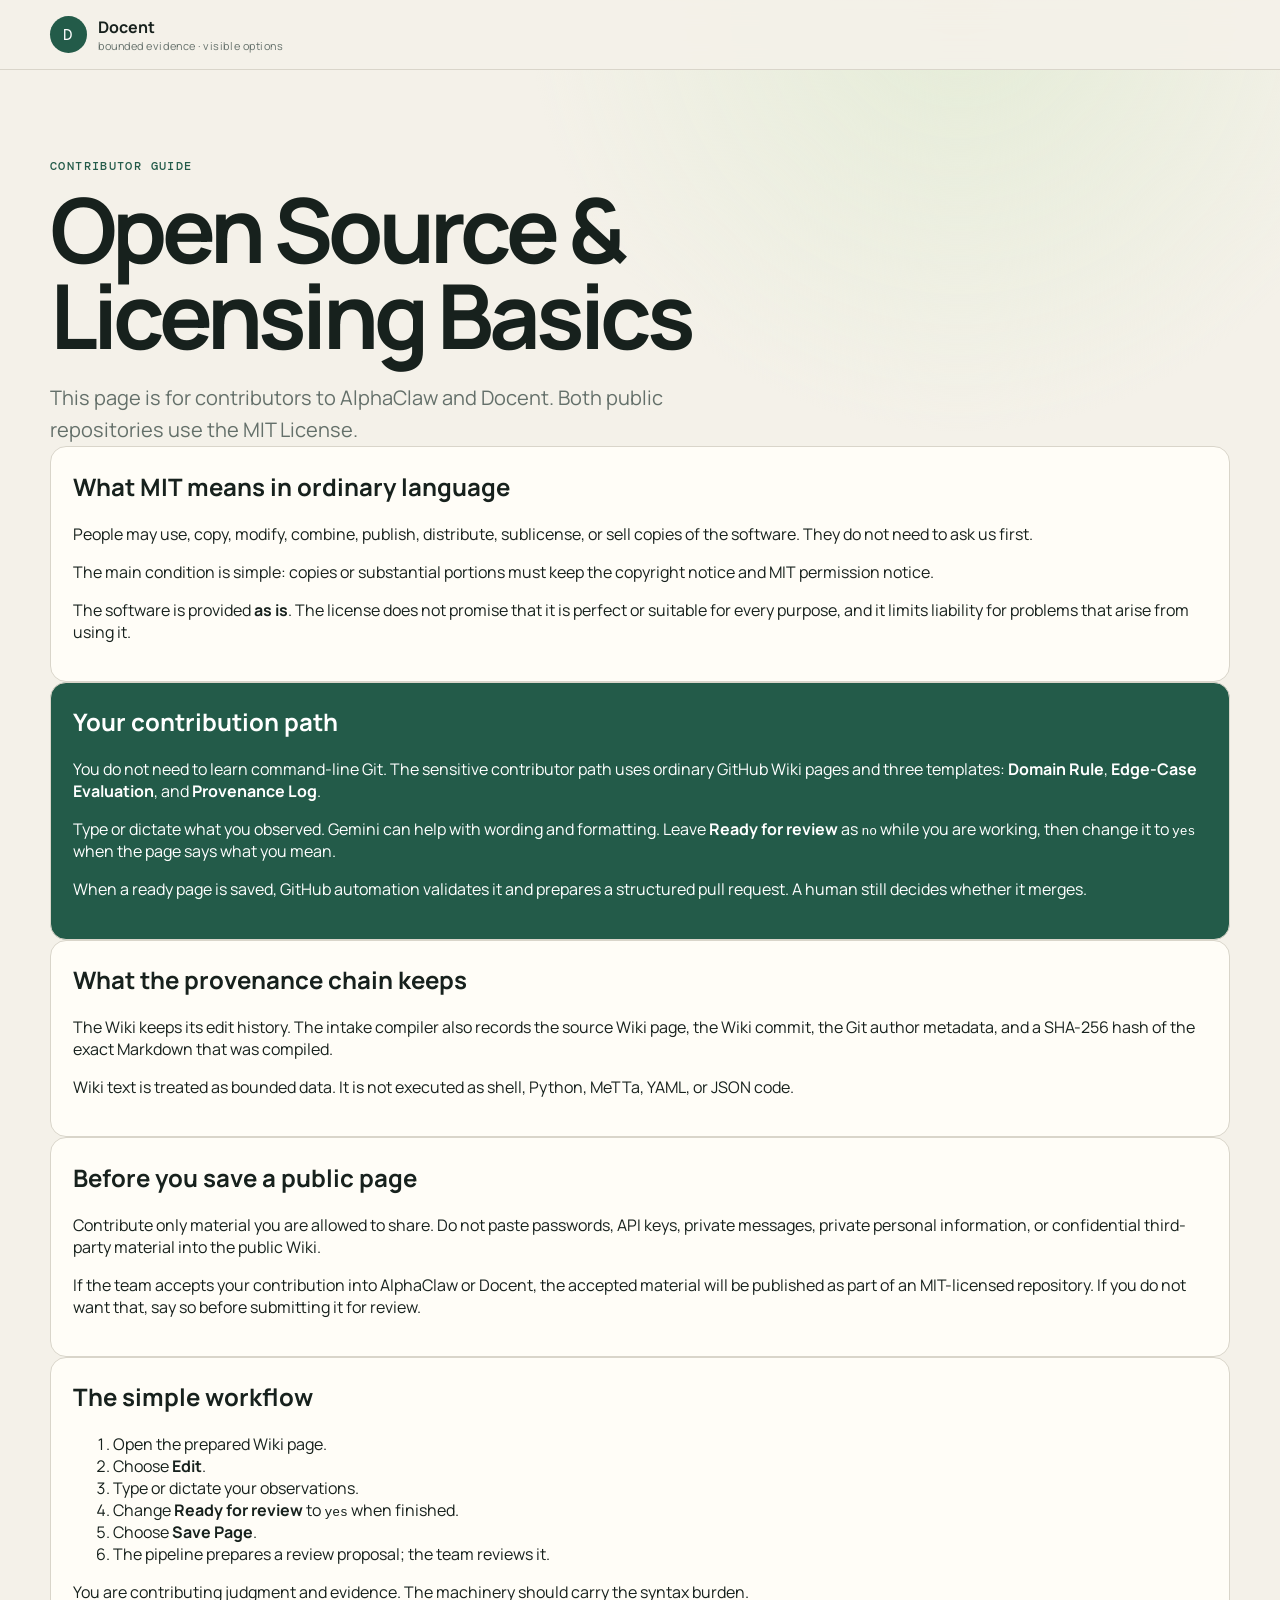
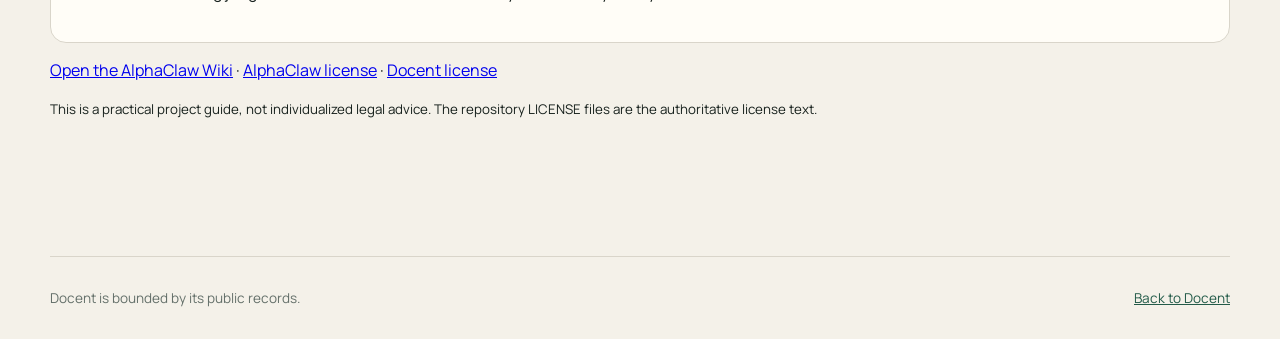
<file: docs/open-source.html>
<!doctype html>
<html lang="en">
<head>
  <meta charset="utf-8">
  <meta name="viewport" content="width=device-width, initial-scale=1">
  <meta name="description" content="A low-friction guide to contributing to AlphaClaw and Docent under the MIT License.">
  <title>Open Source & Licensing Basics — Docent</title>
  <link rel="stylesheet" href="./styles.css">
</head>
<body>
  <header class="site-header">
    <a class="brand" href="./" aria-label="Docent home">
      <span class="brand-mark" aria-hidden="true">D</span>
      <span><strong>Docent</strong><small>bounded evidence · visible options</small></span>
    </a>
  </header>
  <main>
    <section class="view active">
      <p class="eyebrow">Contributor guide</p>
      <h1>Open Source & Licensing Basics</h1>
      <p class="lede">This page is for contributors to AlphaClaw and Docent. Both public repositories use the MIT License.</p>

      <section class="panel">
        <h2>What MIT means in ordinary language</h2>
        <p>People may use, copy, modify, combine, publish, distribute, sublicense, or sell copies of the software. They do not need to ask us first.</p>
        <p>The main condition is simple: copies or substantial portions must keep the copyright notice and MIT permission notice.</p>
        <p>The software is provided <strong>as is</strong>. The license does not promise that it is perfect or suitable for every purpose, and it limits liability for problems that arise from using it.</p>
      </section>

      <section class="panel accent">
        <h2>Your contribution path</h2>
        <p>You do not need to learn command-line Git. The sensitive contributor path uses ordinary GitHub Wiki pages and three templates: <strong>Domain Rule</strong>, <strong>Edge-Case Evaluation</strong>, and <strong>Provenance Log</strong>.</p>
        <p>Type or dictate what you observed. Gemini can help with wording and formatting. Leave <strong>Ready for review</strong> as <code>no</code> while you are working, then change it to <code>yes</code> when the page says what you mean.</p>
        <p>When a ready page is saved, GitHub automation validates it and prepares a structured pull request. A human still decides whether it merges.</p>
      </section>

      <section class="panel">
        <h2>What the provenance chain keeps</h2>
        <p>The Wiki keeps its edit history. The intake compiler also records the source Wiki page, the Wiki commit, the Git author metadata, and a SHA-256 hash of the exact Markdown that was compiled.</p>
        <p>Wiki text is treated as bounded data. It is not executed as shell, Python, MeTTa, YAML, or JSON code.</p>
      </section>

      <section class="panel">
        <h2>Before you save a public page</h2>
        <p>Contribute only material you are allowed to share. Do not paste passwords, API keys, private messages, private personal information, or confidential third-party material into the public Wiki.</p>
        <p>If the team accepts your contribution into AlphaClaw or Docent, the accepted material will be published as part of an MIT-licensed repository. If you do not want that, say so before submitting it for review.</p>
      </section>

      <section class="panel">
        <h2>The simple workflow</h2>
        <ol>
          <li>Open the prepared Wiki page.</li>
          <li>Choose <strong>Edit</strong>.</li>
          <li>Type or dictate your observations.</li>
          <li>Change <strong>Ready for review</strong> to <code>yes</code> when finished.</li>
          <li>Choose <strong>Save Page</strong>.</li>
          <li>The pipeline prepares a review proposal; the team reviews it.</li>
        </ol>
        <p>You are contributing judgment and evidence. The machinery should carry the syntax burden.</p>
      </section>

      <p><a href="https://github.com/PaulTiffany/AlphaClaw/wiki">Open the AlphaClaw Wiki</a> · <a href="https://github.com/PaulTiffany/AlphaClaw/blob/main/LICENSE">AlphaClaw license</a> · <a href="https://github.com/PaulTiffany/docent/blob/main/LICENSE">Docent license</a></p>
      <p><small>This is a practical project guide, not individualized legal advice. The repository LICENSE files are the authoritative license text.</small></p>
    </section>
  </main>
  <footer><span>Docent is bounded by its public records.</span><a href="./">Back to Docent</a></footer>
</body>
</html>
</file>
<file: docs/styles.css>
@import url("https://fonts.googleapis.com/css2?family=DM+Mono:wght@400;500&family=Manrope:wght@400;500;600;700&display=swap");

:root { --ink:#17211d; --muted:#64706a; --paper:#f4f1e9; --card:#fffdf7; --line:#d9d5ca; --green:#235b49; --lime:#cbe866; --amber:#d98f3d; --red:#a94b42; font-family:Manrope,system-ui,sans-serif; color:var(--ink); background:var(--paper); }
* { box-sizing:border-box; }
body { margin:0; min-height:100vh; background:radial-gradient(circle at 75% 0%,#e4ecd7 0,transparent 27rem),var(--paper); }
button,input,textarea { font:inherit; }
button { color:inherit; }
.site-header { position:sticky; top:0; z-index:5; display:flex; align-items:center; justify-content:space-between; gap:2rem; padding:1rem max(1.25rem,calc((100vw - 1180px)/2)); border-bottom:1px solid var(--line); background:color-mix(in srgb,var(--paper) 90%,transparent); backdrop-filter:blur(12px); }
.brand { display:flex; align-items:center; gap:.7rem; color:inherit; text-decoration:none; }
.brand-mark { display:grid; place-items:center; width:2.3rem; height:2.3rem; border-radius:50%; color:white; background:var(--green); font-family:"DM Mono",monospace; }
.brand strong,.brand small { display:block; }.brand small { color:var(--muted); font-size:.68rem; letter-spacing:.05em; }
nav { display:flex; gap:.3rem; padding:.25rem; border:1px solid var(--line); border-radius:999px; background:var(--card); }
.nav-tab { border:0; border-radius:999px; padding:.55rem .9rem; background:transparent; cursor:pointer; font-size:.86rem; }
.nav-tab.active { background:var(--ink); color:white; }
main { width:min(1180px,calc(100% - 2.5rem)); margin:0 auto; }
.view { display:none; padding:clamp(2.5rem,7vw,6rem) 0; }.view.active { display:block; }
.intro-grid { display:grid; grid-template-columns:minmax(0,1fr) 20rem; gap:3rem; align-items:end; }
.eyebrow { margin:0 0 .8rem; color:var(--green); font:500 .72rem/1.2 "DM Mono",monospace; letter-spacing:.12em; text-transform:uppercase; }
h1 { max-width:820px; margin:0; font-size:clamp(2.6rem,7vw,5.8rem); line-height:.96; letter-spacing:-.055em; }
.lede { max-width:730px; margin:1.5rem 0 0; color:var(--muted); font-size:clamp(1rem,2vw,1.25rem); line-height:1.6; }
.connection-card { display:grid; grid-template-columns:auto 1fr; gap:.65rem .8rem; align-items:center; padding:1rem; border:1px solid var(--line); border-radius:14px; background:var(--card); box-shadow:0 8px 30px #17211d0a; }
.connection-card small { display:block; margin-top:.15rem; color:var(--muted); }.connection-card .text-button { grid-column:2; justify-self:start; }
.dot { width:.7rem; height:.7rem; border-radius:50%; background:var(--amber); box-shadow:0 0 0 4px #d98f3d22; }.dot.ok { background:var(--green); box-shadow:0 0 0 4px #235b4922; }.dot.error { background:var(--red); }
.text-button { padding:0; border:0; background:transparent; color:var(--green); cursor:pointer; text-decoration:underline; text-underline-offset:.2rem; }
.notice { margin:1.5rem 0; padding:1rem 1.2rem; border-left:4px solid var(--amber); background:#fff8e8; }.hidden { display:none!important; }
.questions { margin:3.5rem 0 1.5rem; }.chips { display:flex; gap:.6rem; flex-wrap:wrap; }.chip { padding:.6rem .85rem; border:1px solid var(--line); border-radius:999px; background:var(--card); cursor:pointer; }.chip:hover { border-color:var(--green); }
.messages { display:grid; gap:1rem; min-height:18rem; padding:1.4rem 0; border-top:1px solid var(--line); }
.message { max-width:78%; padding:1rem 1.15rem; border-radius:4px 18px 18px 18px; background:var(--card); box-shadow:0 5px 18px #17211d0a; }.message.human { justify-self:end; border-radius:18px 4px 18px 18px; background:var(--ink); color:white; }.message p { margin:.35rem 0; line-height:1.55; }.speaker { font:500 .67rem "DM Mono",monospace; letter-spacing:.1em; text-transform:uppercase; opacity:.65; }.evidence { margin-top:.8rem; padding-top:.7rem; border-top:1px solid var(--line); color:var(--muted); font-size:.8rem; }.badge { display:inline-block; margin-right:.4rem; padding:.18rem .4rem; border-radius:4px; background:#e7eee8; color:var(--green); font:500 .66rem "DM Mono",monospace; text-transform:uppercase; }
.composer { position:sticky; bottom:1rem; display:grid; gap:.7rem; margin-top:1rem; padding:.8rem; border:1px solid var(--line); border-radius:18px; background:color-mix(in srgb,var(--card) 94%,transparent); box-shadow:0 14px 50px #17211d18; backdrop-filter:blur(12px); }.composer textarea { width:100%; resize:vertical; border:0; outline:0; padding:.5rem; background:transparent; color:inherit; }.composer-actions { display:flex; justify-content:space-between; align-items:center; gap:.7rem; }
.primary,.secondary { border-radius:10px; padding:.65rem .9rem; cursor:pointer; }.primary { border:1px solid var(--green); background:var(--green); color:white; }.secondary { border:1px solid var(--line); background:transparent; }.primary:disabled { opacity:.55; cursor:wait; }
.state-grid,.deploy-grid { display:grid; grid-template-columns:1fr 1fr; gap:1rem; margin:2rem 0 1rem; }.panel { padding:1.4rem; border:1px solid var(--line); border-radius:16px; background:var(--card); }.panel.accent { background:var(--green); color:white; }.panel h2 { margin-top:0; }.panel h3 { margin-top:2rem; }.capability-row { display:grid; grid-template-columns:6.5rem 1fr; gap:.7rem; padding:.65rem 0; border-bottom:1px solid var(--line); }.status { font:500 .68rem "DM Mono",monospace; text-transform:uppercase; }.status.implemented { color:var(--green); }.status.partial,.status.experimental { color:#9a641f; }.status.absent { color:var(--red); }
.pathway-grid { display:grid; grid-template-columns:repeat(auto-fit,minmax(240px,1fr)); gap:.8rem; }.pathway { padding:1rem; border:1px solid var(--line); border-radius:12px; }.pathway h3 { margin:.25rem 0 .6rem; }.pathway p,.pathway li { color:var(--muted); font-size:.9rem; line-height:1.45; }.pressure { display:grid; grid-template-columns:1fr auto; gap:.25rem .5rem; margin-top:.8rem; font-size:.75rem; }.pressure span:nth-child(2n) { font-family:"DM Mono",monospace; }
.deploy-grid pre { overflow:auto; padding:1rem; border-radius:10px; background:var(--ink); color:#e8efe8; font:400 .78rem/1.6 "DM Mono",monospace; }.step { float:right; color:var(--green); font:500 .8rem "DM Mono",monospace; }.secret-map dl { display:grid; grid-template-columns:repeat(3,1fr); gap:1rem; }.secret-map dl div { padding-left:1rem; border-left:2px solid var(--lime); }.secret-map dt { font-weight:700; }.secret-map dd { margin:.4rem 0 0; color:var(--muted); line-height:1.5; }
dialog { width:min(520px,calc(100% - 2rem)); border:1px solid var(--line); border-radius:16px; background:var(--card); color:var(--ink); }dialog::backdrop { background:#17211d99; }dialog label,dialog input { display:block; width:100%; }dialog input { margin:.4rem 0 1rem; padding:.75rem; border:1px solid var(--line); border-radius:8px; background:white; }.dialog-actions { display:flex; justify-content:flex-end; gap:.5rem; }
footer { display:flex; justify-content:space-between; width:min(1180px,calc(100% - 2.5rem)); margin:2rem auto 0; padding:2rem 0; border-top:1px solid var(--line); color:var(--muted); font-size:.85rem; }footer a { color:var(--green); }
.sr-only { position:absolute; width:1px; height:1px; padding:0; margin:-1px; overflow:hidden; clip:rect(0,0,0,0); white-space:nowrap; border:0; }
@media (max-width:760px) { .site-header { align-items:flex-start; flex-direction:column; gap:.8rem; }.site-header nav { width:100%; overflow:auto; }.intro-grid,.state-grid,.deploy-grid,.secret-map dl { grid-template-columns:1fr; }.connection-card { margin-top:1rem; }.message { max-width:94%; }h1 { font-size:clamp(2.5rem,14vw,4.2rem); }.composer-actions { align-items:stretch; flex-direction:column-reverse; }.composer-actions button { width:100%; } }

.mode-controls { display:flex; align-items:center; gap:.7rem; flex-wrap:wrap; padding:.25rem .5rem; color:var(--muted); font-size:.82rem; }
.message.error { border-left:4px solid var(--red); background:#fff0ed; }
.provenance { margin-top:.55rem; font-family:"DM Mono",monospace; font-size:.72rem; }
</file>
